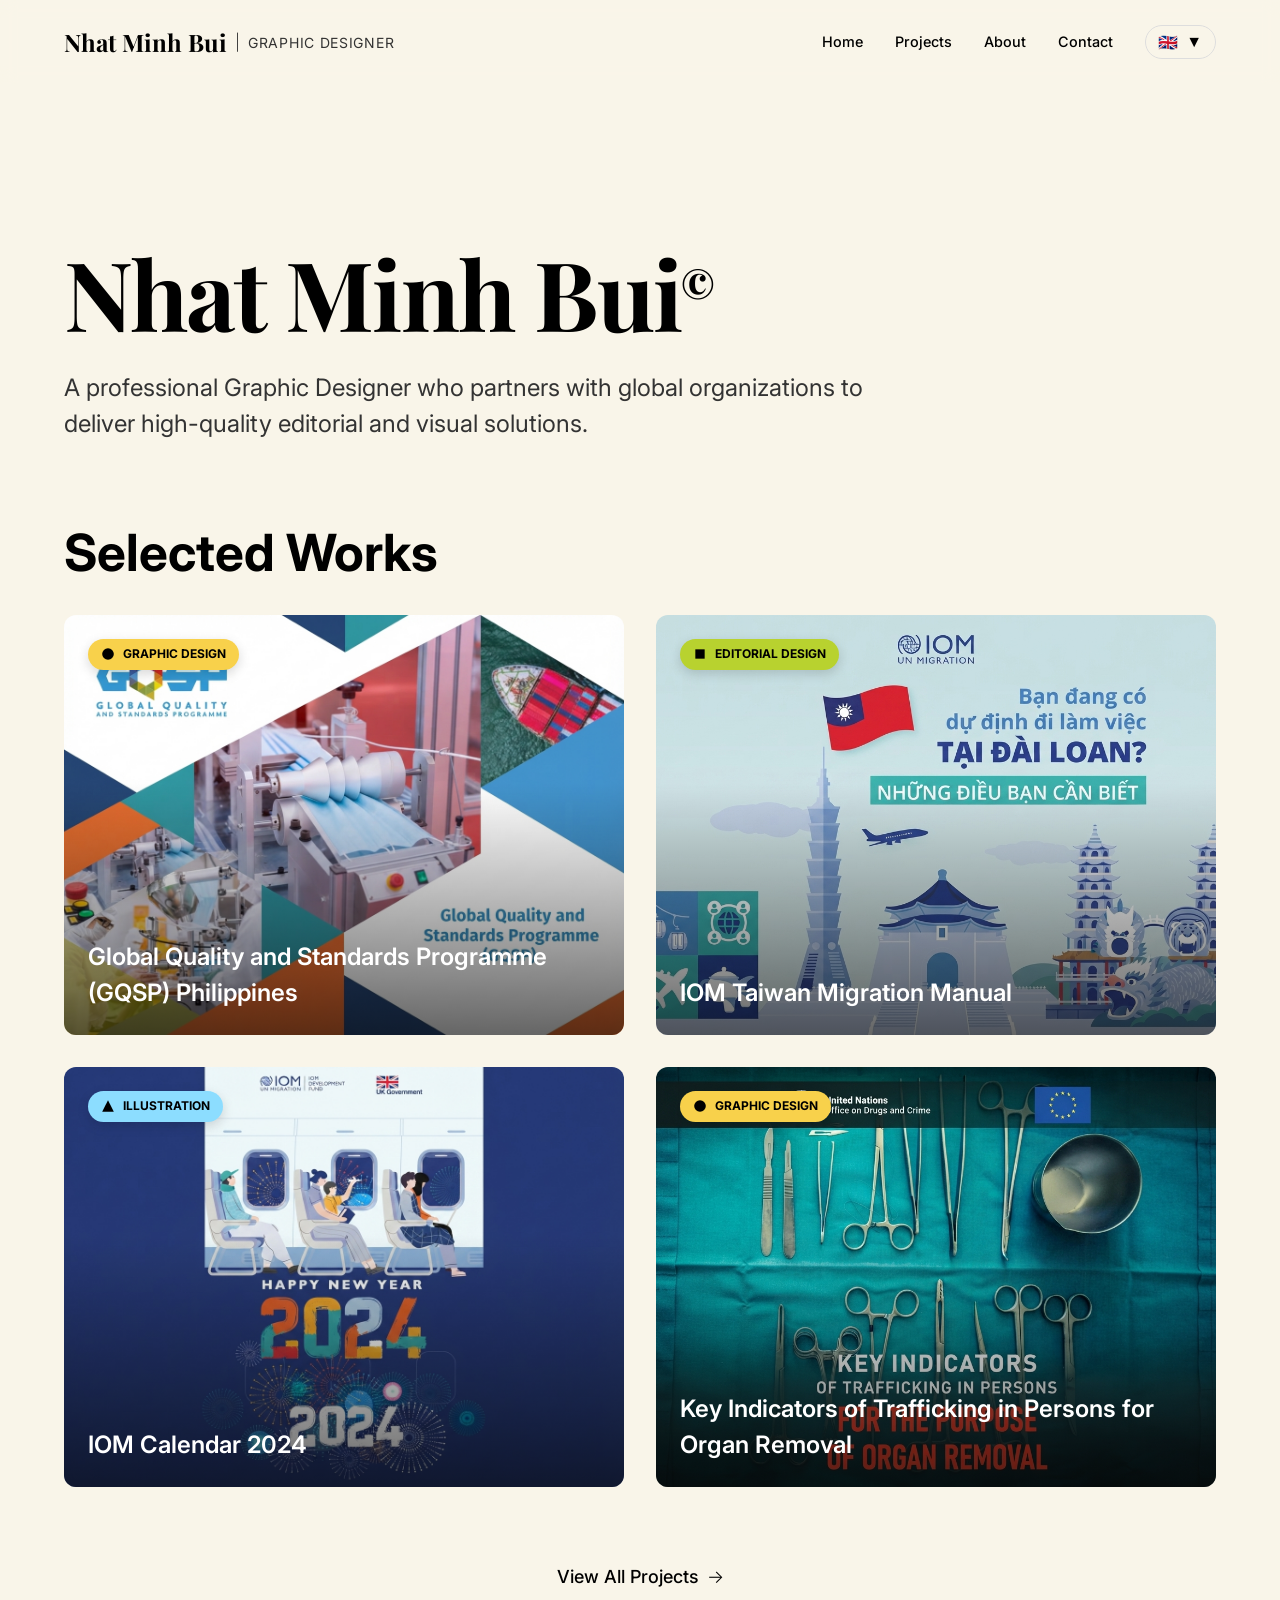
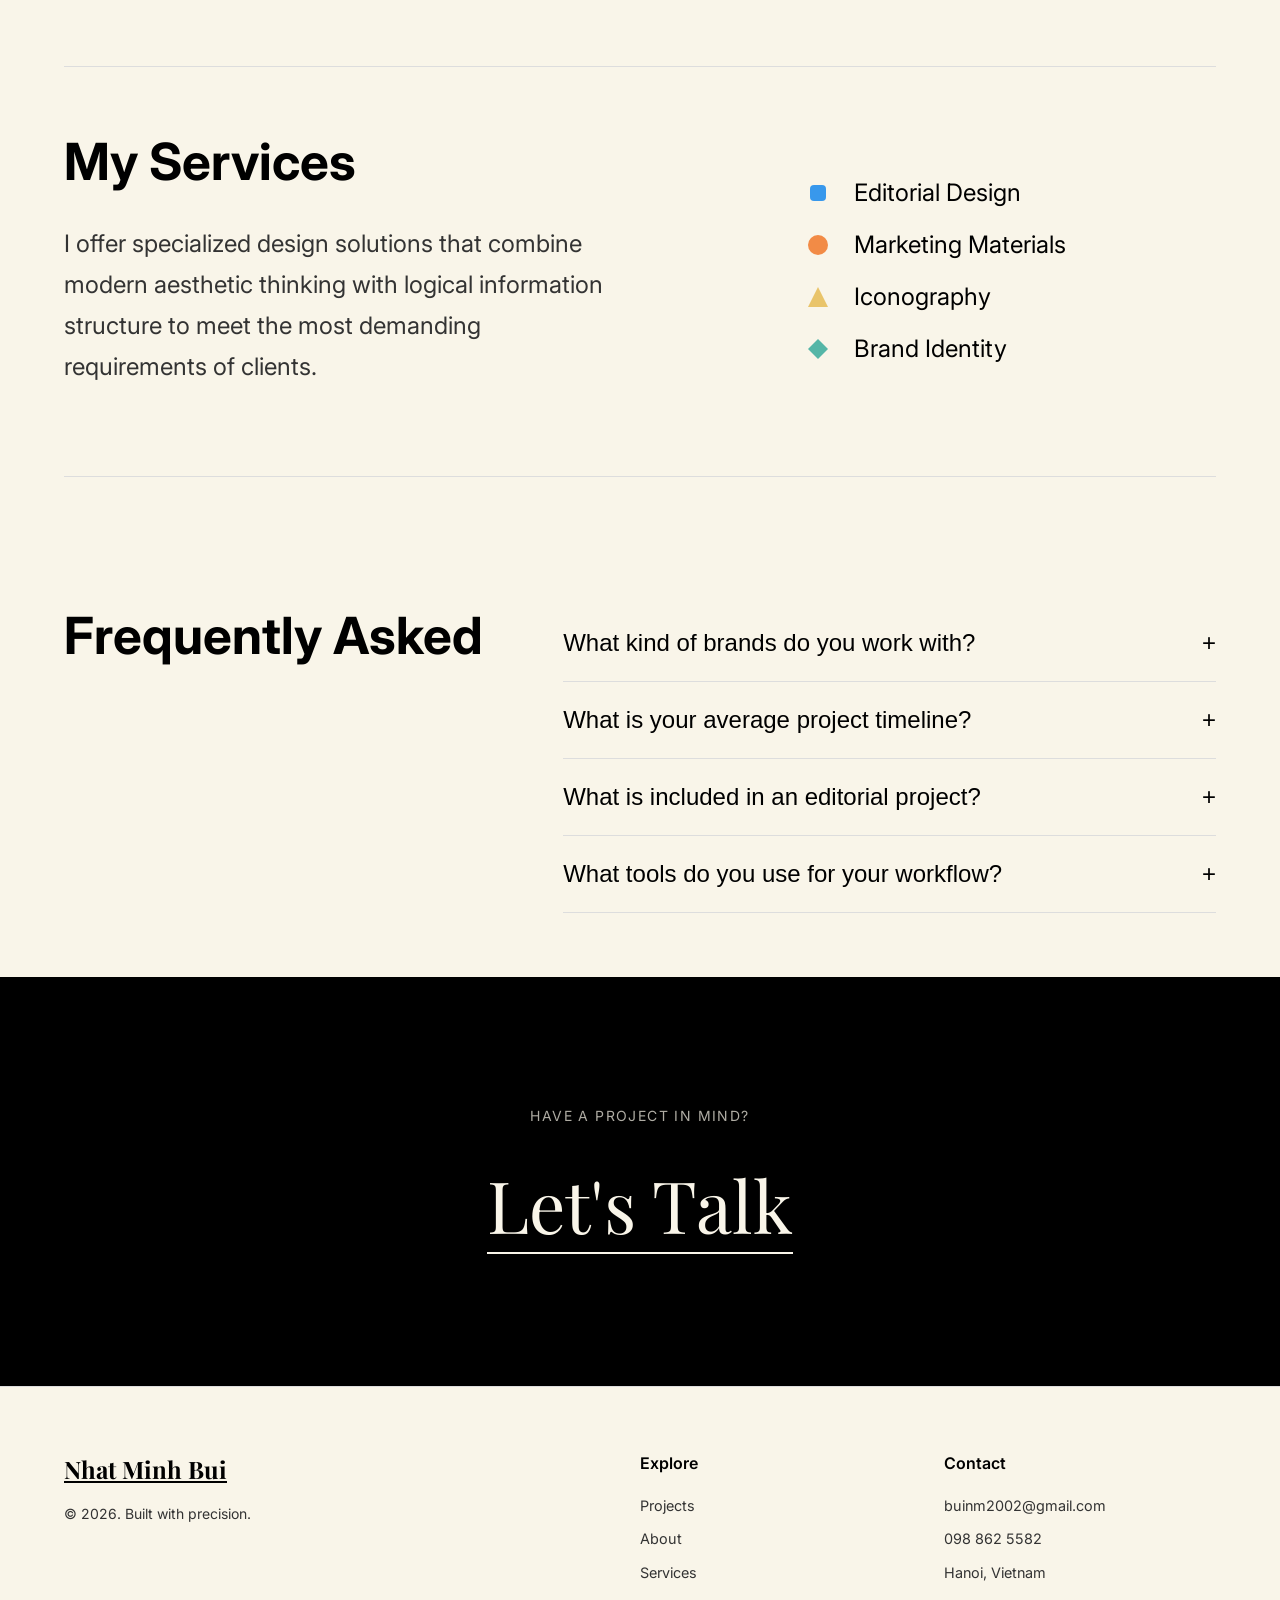
<file: index.html>
<!DOCTYPE html>
<html lang="en">

<head>
    <meta charset="UTF-8">
    <meta name="viewport" content="width=device-width, initial-scale=1.0">
    <title>Nhat Minh Bui | Graphic Designer</title>
    <meta name="description"
        content="Portfolio of Nhat Minh Bui - Professional Graphic Designer specializing in editorial design and brand identity.">
    <link rel="preconnect" href="https://fonts.googleapis.com">
    <link rel="preconnect" href="https://fonts.gstatic.com" crossorigin>
    <link
        href="https://fonts.googleapis.com/css2?family=Inter:wght@400;500;600&family=Playfair+Display:ital,wght@0,400;0,500;0,600;0,700;0,800;1,400&display=swap"
        rel="stylesheet">
    <link rel="stylesheet" href="styles.css">
</head>

<body>
    <!-- Navbar -->
    <nav class="navbar">
        <div class="nav-container">
            <a href="index.html" class="logo">
                <span class="logo-name">Nhat Minh Bui</span>
                <span class="logo-divider">|</span>
                <span class="logo-role">Graphic Designer</span>
            </a>
            <div class="nav-links">
                <a href="index.html" data-i18n="nav_home">Home</a>
                <a href="projects.html" data-i18n="nav_projects">Projects</a>
                <a href="about.html" data-i18n="nav_about">About</a>
                <a href="contact.html" data-i18n="nav_contact">Contact</a>
                <div class="lang-dropdown-wrapper">
                    <button class="lang-dropdown-btn">
                        <span class="current-flag">🇬🇧</span> <span class="chevron">▼</span>
                    </button>
                    <div class="lang-dropdown-menu">
                        <a href="#" class="lang-option active" data-lang="en">
                            <span class="flag">🇬🇧</span> <span class="lang-name">ENGLISH</span> <span
                                class="check">✔</span>
                        </a>
                        <a href="#" class="lang-option" data-lang="vi">
                            <span class="flag">🇻🇳</span> <span class="lang-name">TIẾNG VIỆT</span> <span
                                class="check">✔</span>
                        </a>
                    </div>
                </div>
            </div>
            <button class="menu-toggle" aria-label="Toggle menu">
                Menu
            </button>
        </div>
    </nav>

    <!-- Mobile Menu -->
    <div class="mobile-menu">
        <button class="close-menu">Close</button>
        <a href="index.html" class="mobile-link" data-i18n="nav_home">Home</a>
        <a href="projects.html" class="mobile-link" data-i18n="nav_projects">Projects</a>
        <a href="about.html" class="mobile-link" data-i18n="nav_about">About</a>
        <a href="contact.html" class="mobile-link" data-i18n="nav_contact">Contact</a>
        <div class="lang-dropdown-wrapper" style="margin: 1rem 0;">
            <button class="lang-dropdown-btn">
                <span class="current-flag">🇬🇧</span> <span class="chevron">▼</span>
            </button>
            <div class="lang-dropdown-menu">
                <a href="#" class="lang-option active" data-lang="en">
                    <span class="flag">🇬🇧</span> <span class="lang-name">ENGLISH</span> <span class="check">✔</span>
                </a>
                <a href="#" class="lang-option" data-lang="vi">
                    <span class="flag">🇻🇳</span> <span class="lang-name">TIẾNG VIỆT</span> <span
                        class="check">✔</span>
                </a>
            </div>
        </div>
    </div>

    <!-- Hero Section -->
    <header class="hero-section">
        <div class="container">
            <div class="hero-content reveal">
                <h1 class="hero-title"><span data-i18n="hero_title">Nhat Minh Bui</span><sup class="tm-symbol">©</sup>
                </h1>
                <p class="hero-subtitle" data-i18n="hero_subtitle">A professional <span class="outline-text">Graphic
                        Designer</span> who partners with global organizations to deliver high-quality editorial and
                    visual solutions.</p>
            </div>
        </div>
    </header>

    <!-- Projects Section -->
    <section id="projects" class="projects-section">
        <div class="container">
            <div class="text-box">
                <h2 class="heading h1 section-heading" data-i18n="projects_title">Selected Works</h2>
            </div>
            <div class="projects-grid">

                <!-- GQSP Brochure (Branding) -->
                <div class="project-card reveal" style="--tag-color: hsla(46.47, 92.51%, 63.33%, 1.00);">
                    <a href="project-gqsp.html" class="project-link-div">
                        <img src="assets/gqsp_cover.jpg" alt="GQSP Philippines" class="cover-image skeleton-bg" loading="lazy">
                        <div class="project-thumbnail-gradient"></div>
                        <div class="project-thumbnail-title">
                            <h2 data-i18n="proj_gqsp_title">GQSP Philippines</h2>
                        </div>
                    </a>
                    <a href="projects.html#graphic-design" class="thumbnail-project-tag-link">
                        <img src="data:image/svg+xml;utf8,<svg xmlns='http://www.w3.org/2000/svg' viewBox='0 0 24 24'><circle cx='12' cy='12' r='10' fill='%23000'/></svg>"
                            alt="Graphic Design">
                        <div data-i18n="tag_graphic_design">Graphic Design</div>
                    </a>
                </div>

                <!-- IOM Migration Manual (Editorial) -->
                <div class="project-card reveal" style="--tag-color: hsla(69.57, 64.43%, 50.39%, 1.00);">
                    <a href="project-iom-sotay.html" class="project-link-div">
                        <img src="assets/iom_taiwan_cover.jpg" alt="IOM Migration Manual"
                            class="cover-image skeleton-bg" loading="lazy">
                        <div class="project-thumbnail-gradient"></div>
                        <div class="project-thumbnail-title">
                            <h2 data-i18n="proj_iom_man_title">IOM Migration Manual</h2>
                        </div>
                    </a>
                    <a href="projects.html#editorial" class="thumbnail-project-tag-link">
                        <img src="data:image/svg+xml;utf8,<svg xmlns='http://www.w3.org/2000/svg' viewBox='0 0 24 24'><rect x='4' y='4' width='16' height='16' fill='%23000'/></svg>"
                            alt="Editorial">
                        <div data-i18n="tag_editorial">Editorial Design</div>
                    </a>
                </div>

                <!-- IOM Calendar (Art Direction) -->
                <div class="project-card reveal" style="--tag-color: hsla(197.73, 100%, 77.45%, 1.00);">
                    <a href="project-iom-calendar.html" class="project-link-div">
                        <img src="assets/iom_calendar_cover.jpg" alt="IOM Calendar 2024"
                            class="cover-image skeleton-bg" loading="lazy">
                        <div class="project-thumbnail-gradient"></div>
                        <div class="project-thumbnail-title">
                            <h2 data-i18n="proj_iom_cal_title">IOM Calendar 2024</h2>
                        </div>
                    </a>
                    <a href="projects.html#illustration" class="thumbnail-project-tag-link">
                        <img src="data:image/svg+xml;utf8,<svg xmlns='http://www.w3.org/2000/svg' viewBox='0 0 24 24'><polygon points='12,2 22,22 2,22' fill='%23000'/></svg>"
                            alt="Illustration">
                        <div data-i18n="tag_illustration">Illustration</div>
                    </a>
                </div>

                <!-- UNODC Trafficking Indicators -->
                <div class="project-card reveal" style="--tag-color: hsla(46.47, 92.51%, 63.33%, 1.00);">
                    <a href="project-unodc.html" class="project-link-div">
                        <img src="assets/unodc_trafficking_cover.jpg" alt="UNODC Trafficking Indicators"
                            class="cover-image skeleton-bg" loading="lazy">
                        <div class="project-thumbnail-gradient"></div>
                        <div class="project-thumbnail-title">
                            <h2 data-i18n="proj_unodc_title">Key Indicators of Trafficking in Persons for Organ Removal
                            </h2>
                        </div>
                    </a>
                    <a href="projects.html#graphic-design" class="thumbnail-project-tag-link">
                        <img src="data:image/svg+xml;utf8,<svg xmlns='http://www.w3.org/2000/svg' viewBox='0 0 24 24'><circle cx='12' cy='12' r='10' fill='%23000'/></svg>"
                            alt="Graphic Design">
                        <div data-i18n="tag_graphic_design">Graphic Design</div>
                    </a>
                </div>
            </div>

            <div class="view-all-wrapper reveal">
                <a href="projects.html" class="view-all-link">
                    <span data-i18n="projects_view_all">View All Projects</span>
                    <span style="font-weight: 300;">&rarr;</span>
                </a>
            </div>
        </div>
    </section>

    <!-- Divider -->
    <div class="container">
        <div class="line-divider"></div>
    </div>

    <!-- Services & FAQ Section -->
    <section id="services" class="section">
        <div class="container">
            <!-- Services Grid -->
            <div class="services-wrapper">
                <div class="reveal">
                    <h2 class="section-heading" data-i18n="services_heading">My Services</h2>
                    <p class="body-text" data-i18n="services_p" style="line-height: 1.7; margin-top: 1rem">Neque porro
                        quisquam est, qui dolorem ipsum quia dolor sit amet, consectetur, adipisci velit, sed quia non
                        numquam eius modi tempora incidunt ut labore et dolore magnam aliquam quaerat voluptatem.</p>
                </div>
                <div class="services-list-grid reveal">
                    <!-- Srv 1 -->
                    <div class="service-item-koto">
                        <img src="data:image/svg+xml;utf8,<svg xmlns='http://www.w3.org/2000/svg' viewBox='0 0 24 24'><rect x='4' y='4' width='16' height='16' rx='4' fill='%233898EC'/></svg>"
                            class="service-icon-svg" alt="icon">
                        <div data-i18n="srv_1">Editorial Design</div>
                    </div>
                    <!-- Srv 2 -->
                    <div class="service-item-koto">
                        <img src="data:image/svg+xml;utf8,<svg xmlns='http://www.w3.org/2000/svg' viewBox='0 0 24 24'><circle cx='12' cy='12' r='10' fill='%23F28B46'/></svg>"
                            class="service-icon-svg" alt="icon">
                        <div data-i18n="srv_2">Marketing Materials</div>
                    </div>
                    <!-- Srv 3 -->
                    <div class="service-item-koto">
                        <img src="data:image/svg+xml;utf8,<svg xmlns='http://www.w3.org/2000/svg' viewBox='0 0 24 24'><polygon points='12,2 22,22 2,22' fill='%23E9C46A'/></svg>"
                            class="service-icon-svg" alt="icon">
                        <div data-i18n="srv_3">Iconography</div>
                    </div>
                    <!-- Srv 4 -->
                    <div class="service-item-koto">
                        <img src="data:image/svg+xml;utf8,<svg xmlns='http://www.w3.org/2000/svg' viewBox='0 0 24 24'><path d='M12 2 L22 12 L12 22 L2 12 Z' fill='%2355B6A7'/></svg>"
                            class="service-icon-svg" alt="icon">
                        <div data-i18n="srv_4">Brand Identity</div>
                    </div>
                </div>
            </div>

            <div class="spacer _32" style="margin: 4rem 0; border-bottom: 1px solid var(--border-color);"></div>

            <!-- FAQ Accordion -->
            <div class="faq-wrapper">
                <div class="reveal">
                    <h2 class="section-heading" data-i18n="faq_heading">Frequently Asked</h2>
                </div>
                <div class="faq-list reveal">
                    <div class="faq-item">
                        <button class="faq-question">
                            <span data-i18n="faq_1_q">What kind of brands do you work with?</span>
                            <span class="faq-icon">+</span>
                        </button>
                        <div class="faq-answer">
                            <p data-i18n="faq_1_a">I collaborate primarily with global organizations, NGOs, and medium
                                to large enterprises looking to elevate their visual communication.</p>
                        </div>
                    </div>
                    <div class="faq-item">
                        <button class="faq-question">
                            <span data-i18n="faq_2_q">What is your average project timeline?</span>
                            <span class="faq-icon">+</span>
                        </button>
                        <div class="faq-answer">
                            <p data-i18n="faq_2_a">Most editorial and branding projects take between 3 to 6 weeks,
                                depending on the complexity and scope of the deliverables.</p>
                        </div>
                    </div>
                    <div class="faq-item">
                        <button class="faq-question">
                            <span data-i18n="faq_3_q">What is included in an editorial project?</span>
                            <span class="faq-icon">+</span>
                        </button>
                        <div class="faq-answer">
                            <p data-i18n="faq_3_a">It typically includes layout strategy, custom iconography, typography
                                selection, data visualization, and print-ready deliverables.</p>
                        </div>
                    </div>
                    <div class="faq-item">
                        <button class="faq-question">
                            <span data-i18n="faq_4_q">What tools do you use for your workflow?</span>
                            <span class="faq-icon">+</span>
                        </button>
                        <div class="faq-answer">
                            <p data-i18n="faq_4_a">I rely on the Adobe Creative Suite—primarily InDesign for layout,
                                Illustrator for vector graphics, and Photoshop for image manipulation.</p>
                        </div>
                    </div>
                </div>
            </div>
        </div>
    </section>

    <!-- Contact CTA Section -->
    <section class="contact-cta-section">
        <div class="container">
            <div class="cta-content reveal">
                <div class="cta-tag" data-i18n="cta_tag">HAVE A PROJECT IN MIND?</div>
                <a href="contact.html" class="cta-link" data-i18n="cta_link">Let's Talk</a>
            </div>
        </div>
    </section>

    <!-- Footer -->
    <footer class="footer">
        <div class="container">
            <div class="footer-grid">
                <div class="footer-brand">
                    <a href="index.html" class="logo-name">Nhat Minh Bui</a>
                    <p class="body-text small-text" data-i18n="footer_brand">© 2026. Built with precision.</p>
                </div>
                <div class="footer-links-group">
                    <div class="footer-title" data-i18n="footer_explore">Explore</div>
                    <a href="projects.html" class="footer-link" data-i18n="nav_projects">Projects</a>
                    <a href="about.html" class="footer-link" data-i18n="nav_about">About</a>
                    <a href="index.html#services" class="footer-link" data-i18n="nav_services">Services</a>
                </div>
                <div class="footer-links-group">
                    <div class="footer-title" data-i18n="footer_contact">Contact</div>
                    <a href="mailto:buinm2002@gmail.com" class="footer-link">buinm2002@gmail.com</a>
                    <a href="tel:0988625582" class="footer-link">098 862 5582</a>
                    <p class="footer-link-text">Hanoi, Vietnam</p>
                </div>
            </div>
        </div>
    </footer>

    <script src="script.js"></script>
    <script src="i18n.js"></script>
</body>

</html>
</file>
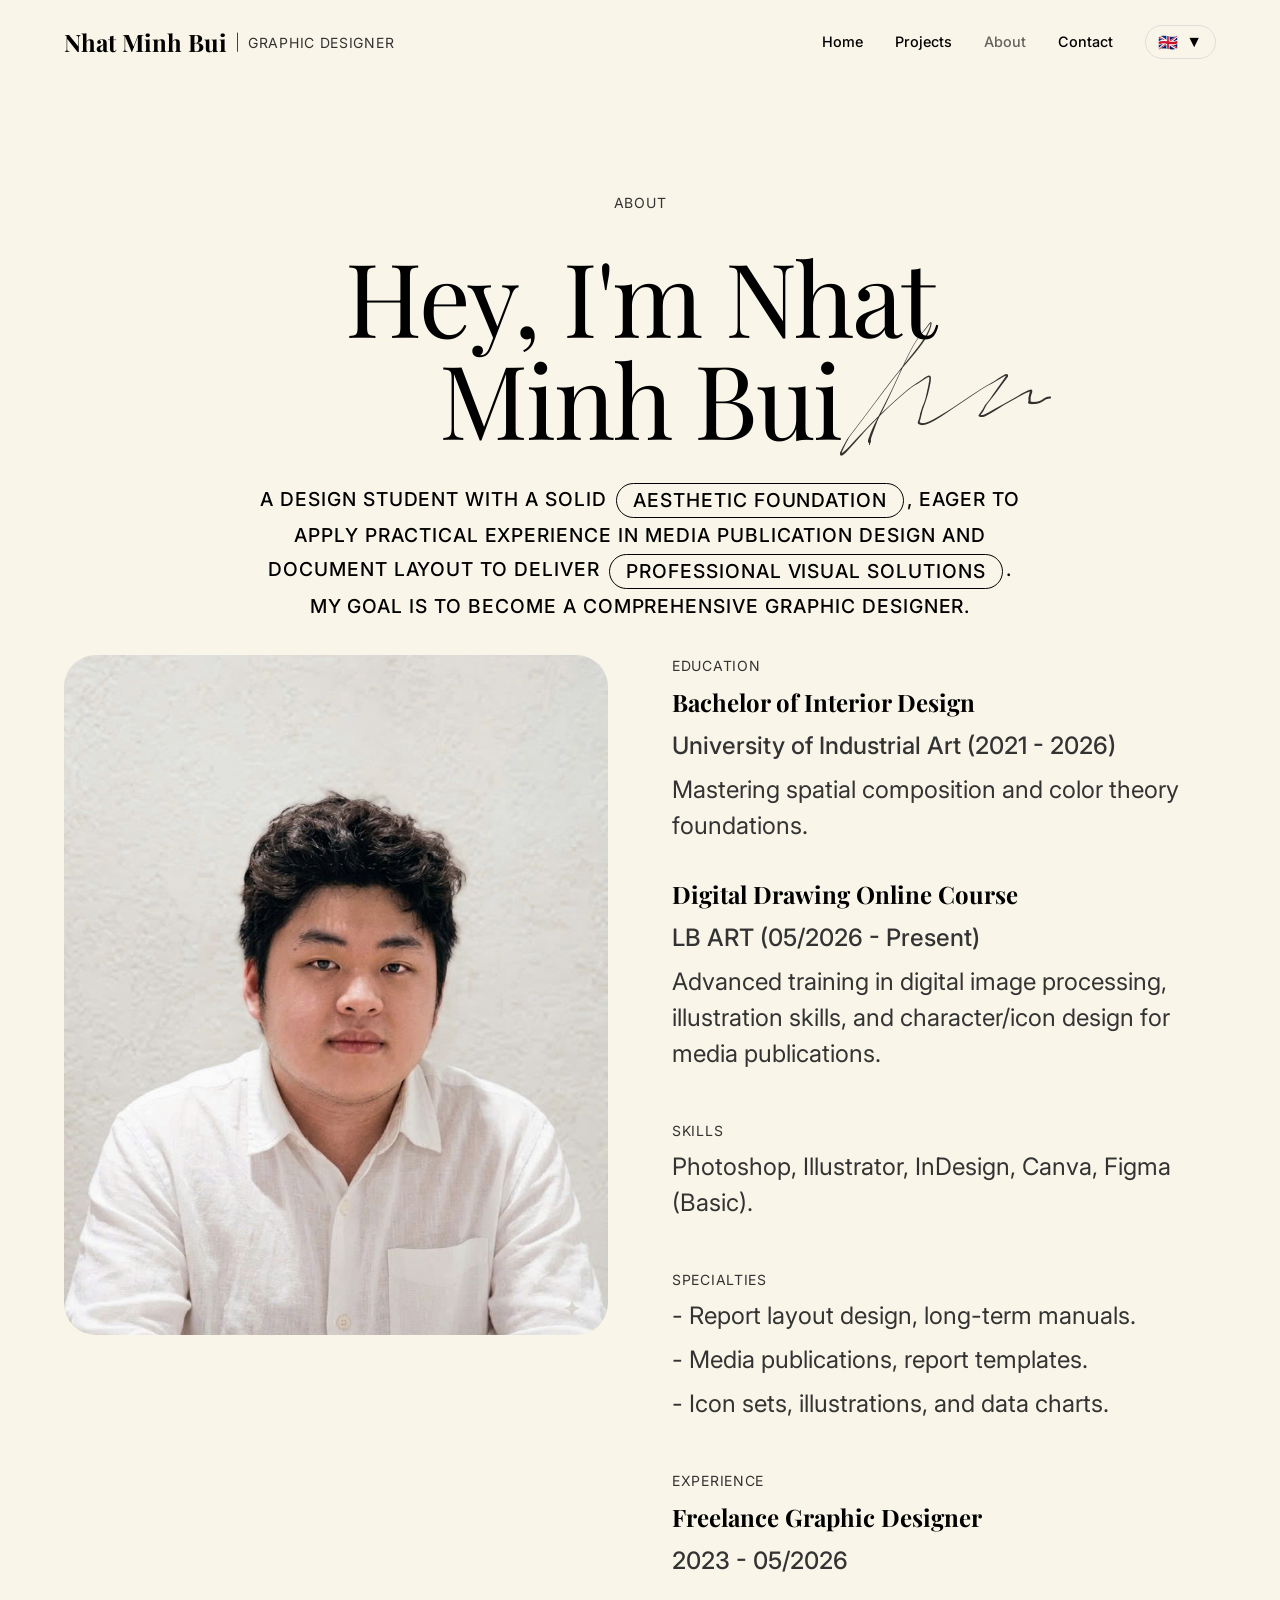
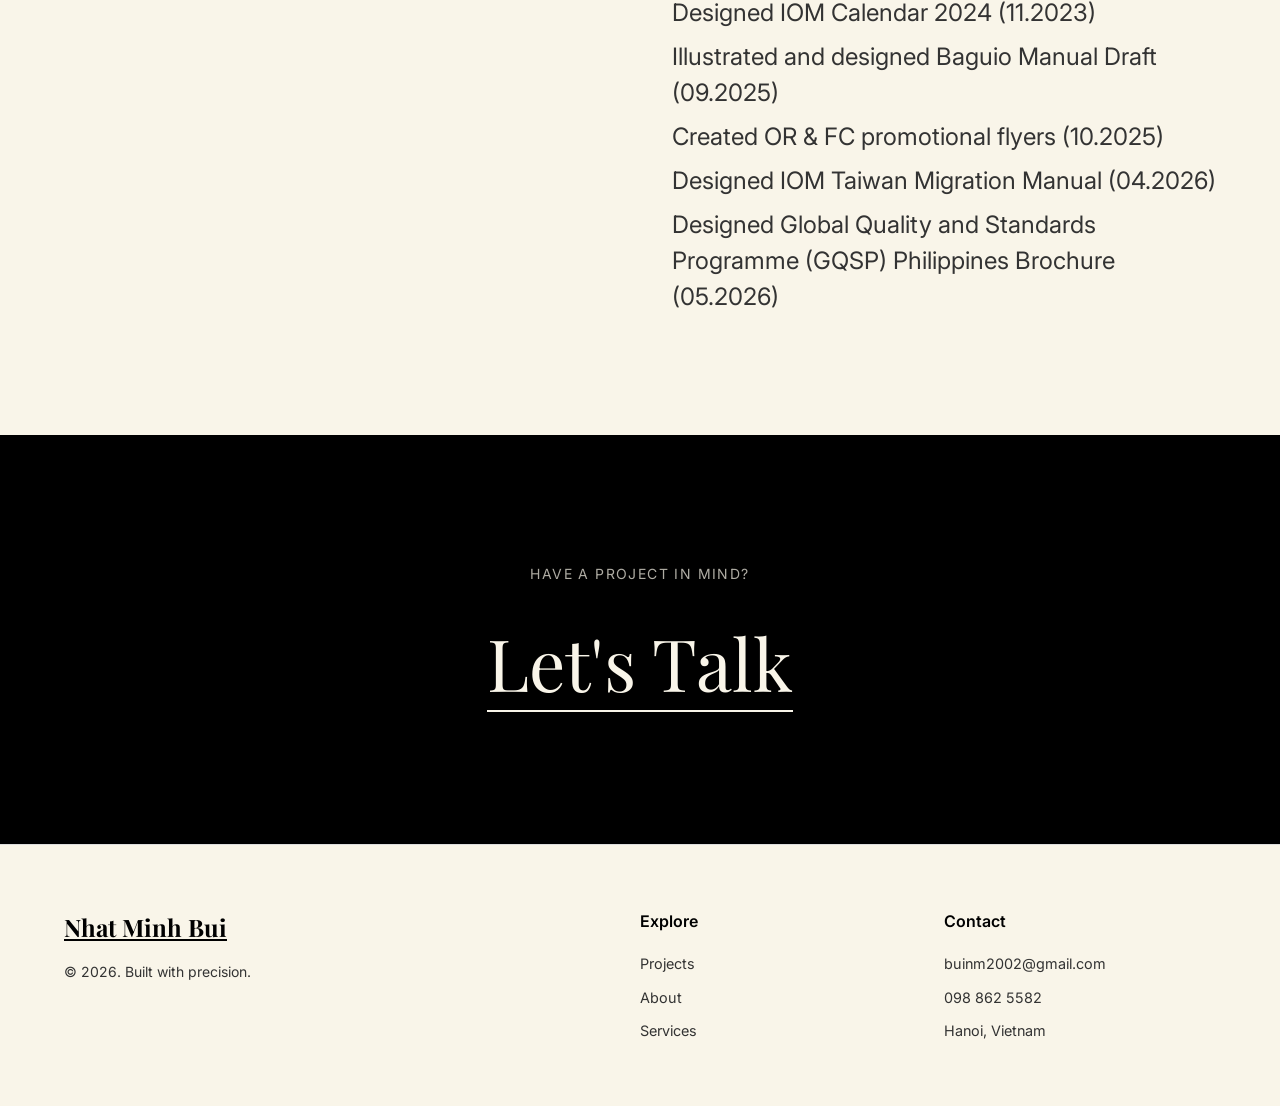
<file: about.html>
<!DOCTYPE html>
<html lang="en">

<head>
    <meta charset="UTF-8">
    <meta name="viewport" content="width=device-width, initial-scale=1.0">
    <title>About | Nhat Minh Bui</title>
    <link rel="preconnect" href="https://fonts.googleapis.com">
    <link rel="preconnect" href="https://fonts.gstatic.com" crossorigin>
    <link
        href="https://fonts.googleapis.com/css2?family=Inter:wght@400;500;600&family=Playfair+Display:ital,wght@0,400;0,500;0,600;0,700;0,800;1,400&display=swap"
        rel="stylesheet">
    <link rel="stylesheet" href="styles.css">
</head>

<body>
    <!-- Navbar -->
    <nav class="navbar">
        <div class="nav-container">
            <a href="index.html" class="logo">
                <span class="logo-name">Nhat Minh Bui</span>
                <span class="logo-divider">|</span>
                <span class="logo-role">Graphic Designer</span>
            </a>
            <div class="nav-links">
                <a href="index.html" data-i18n="nav_home">Home</a>
                <a href="projects.html" data-i18n="nav_projects">Projects</a>
                <a href="about.html" data-i18n="nav_about" style="opacity: 0.6;">About</a>
                <a href="contact.html" data-i18n="nav_contact">Contact</a>
                <div class="lang-dropdown-wrapper">
                    <button class="lang-dropdown-btn">
                        <span class="current-flag">🇬🇧</span> <span class="chevron">▼</span>
                    </button>
                    <div class="lang-dropdown-menu">
                        <a href="#" class="lang-option active" data-lang="en">
                            <span class="flag">🇬🇧</span> <span class="lang-name">ENGLISH</span> <span
                                class="check">✔</span>
                        </a>
                        <a href="#" class="lang-option" data-lang="vi">
                            <span class="flag">🇻🇳</span> <span class="lang-name">TIẾNG VIỆT</span> <span
                                class="check">✔</span>
                        </a>
                    </div>
                </div>
            </div>
            <button class="menu-toggle" aria-label="Toggle menu">Menu</button>
        </div>
    </nav>

    <!-- Mobile Menu -->
    <div class="mobile-menu">
        <button class="close-menu">Close</button>
        <a href="index.html" class="mobile-link" data-i18n="nav_home">Home</a>
        <a href="projects.html" class="mobile-link" data-i18n="nav_projects">Projects</a>
        <a href="about.html" class="mobile-link" data-i18n="nav_about">About</a>
        <a href="contact.html" class="mobile-link" data-i18n="nav_contact">Contact</a>
        <div class="lang-dropdown-wrapper" style="margin: 1rem 0;">
            <button class="lang-dropdown-btn">
                <span class="current-flag">🇬🇧</span> <span class="chevron">▼</span>
            </button>
            <div class="lang-dropdown-menu">
                <a href="#" class="lang-option active" data-lang="en">
                    <span class="flag">🇬🇧</span> <span class="lang-name">ENGLISH</span> <span class="check">✔</span>
                </a>
                <a href="#" class="lang-option" data-lang="vi">
                    <span class="flag">🇻🇳</span> <span class="lang-name">TIẾNG VIỆT</span> <span
                        class="check">✔</span>
                </a>
            </div>
        </div>
    </div>

    <div class="page-wrapper">
        <div class="section page-hero">
            <div class="container" style="text-align: center; max-width: 900px;">
                <div class="text-overline" data-i18n="nav_about" style="margin-bottom: 2rem;">About Me</div>
                <div class="about-hero-title-wrapper">
                    <h1 data-i18n="about_title">Hey, I'm Nhat Minh Bui</h1>
                    <img src="assets/signature.png" class="about-signature" alt="Signature">
                </div>
                <p class="about-caps-text" data-i18n="about_subtitle_html">
                    I'M A GRAPHIC DESIGNER, EDITORIAL SPECIALIST, AND BRAND STRATEGIST BASED IN HANOI. I'M <span class="pill-badge">AWARD WINNING</span> AND WORK WITH A VARIETY OF GLOBAL ORGANIZATIONS FROM <svg class="icon-inline" viewBox="0 0 24 24" fill="none" stroke="currentColor" stroke-width="1.5" stroke-linecap="round" stroke-linejoin="round"><circle cx="12" cy="12" r="10"></circle><path d="M12 2a15.3 15.3 0 0 1 4 10 15.3 15.3 0 0 1-4 10 15.3 15.3 0 0 1-4-10 15.3 15.3 0 0 1 4-10z"></path><path d="M2 12h20"></path></svg> AROUND THE WORLD TO DELIVER HIGHLY PROFESSIONAL VISUAL SOLUTIONS.
                </p>
            </div>
        </div>

        <div class="section" style="padding-bottom: 6rem;">
            <div class="container">
                <div class="w-layout-grid split-grid" style="gap: 4rem;">
                    <div class="grid-block reveal">
                        <img src="assets/gd_profile_pic.jpg"
                            style="width: 100%; height: auto; object-fit: cover; aspect-ratio: 4/5; border-radius: 2rem;"
                            alt="Nhat Minh Bui Profile" loading="lazy">
                    </div>
                    <div class="grid-block reveal">
                        <!-- Education -->
                        <div class="text-overline" data-i18n="cv_edu">Education</div>
                        <h2 class="paragraph large no-margin" data-i18n="cv_edu_deg_1"
                            style="font-family: var(--font-serif); font-size: 1.5rem; margin-bottom: 0.5rem;">Bachelor
                            of Interior Design</h2>
                        <p class="body-text" style="font-weight: 500; margin-bottom: 0.5rem;" data-i18n="cv_edu_uni_1">
                            University of Industrial Art (2021 - 2026)</p>
                        <p class="body-text" data-i18n="cv_edu_desc_1">Mastering spatial composition and color theory
                            foundations.</p>

                        <div class="spacer _32" style="margin-top: 2rem;"></div>

                        <h2 class="paragraph large no-margin" data-i18n="cv_edu_deg_2"
                            style="font-family: var(--font-serif); font-size: 1.5rem; margin-bottom: 0.5rem;">Digital
                            Drawing Online Course</h2>
                        <p class="body-text" style="font-weight: 500; margin-bottom: 0.5rem;" data-i18n="cv_edu_uni_2">
                            LB ART (05/2026 - Present)</p>
                        <p class="body-text" data-i18n="cv_edu_desc_2">Advanced training in digital image processing,
                            illustration skills, and character/icon design for media publications.</p>

                        <div class="spacer _32" style="margin-top: 3rem;"></div>

                        <!-- Skills -->
                        <div class="text-overline" data-i18n="cv_skills">Skills</div>
                        <p class="body-text" data-i18n="cv_skills_list">Photoshop, Illustrator, InDesign, Canva.</p>

                        <div class="spacer _32" style="margin-top: 3rem;"></div>

                        <!-- Specialties -->
                        <div class="text-overline" data-i18n="cv_spec">Specialties</div>
                        <ul style="list-style: none; padding: 0;" class="body-text">
                            <li style="margin-bottom: 0.5rem;" data-i18n="cv_spec_1">- Editorial design for reports and
                                manuals.</li>
                            <li style="margin-bottom: 0.5rem;" data-i18n="cv_spec_2">- Marketing collateral and
                                templates.</li>
                            <li style="margin-bottom: 0.5rem;" data-i18n="cv_spec_3">- Iconography and data
                                visualization.</li>
                        </ul>

                        <div class="spacer _32" style="margin-top: 3rem;"></div>

                        <!-- Experience -->
                        <div class="text-overline" data-i18n="cv_exp">Experience</div>
                        <h2 class="paragraph large no-margin" data-i18n="cv_exp_role"
                            style="font-family: var(--font-serif); font-size: 1.5rem; margin-bottom: 0.5rem;">Freelance
                            Graphic Designer</h2>
                        <p class="body-text" style="font-weight: 500; margin-bottom: 1rem;" data-i18n="cv_exp_time">2023
                            - 05/2026</p>
                        <ul style="list-style: none; padding: 0;" class="body-text">
                            <li style="margin-bottom: 0.5rem;" data-i18n="cv_exp_1">- Designed IOM Calendar 2024</li>
                            <li style="margin-bottom: 0.5rem;" data-i18n="cv_exp_2">- Illustrated and designed Baguio
                                Manual Draft</li>
                            <li style="margin-bottom: 0.5rem;" data-i18n="cv_exp_3">- Created OR & FC promotional flyers
                            </li>
                            <li style="margin-bottom: 0.5rem;" data-i18n="cv_exp_4">- Designed IOM Taiwan Migration
                                Manual</li>
                            <li style="margin-bottom: 0.5rem;" data-i18n="cv_exp_5">- Designed Global Quality and
                                Standards Programme
                                (GQSP)Philippines Brochure
                            </li>
                        </ul>
                    </div>
                </div>
            </div>
        </div>
    </div>

    <!-- Contact CTA Section -->
    <section class="contact-cta-section">
        <div class="container">
            <div class="cta-content reveal">
                <div class="cta-tag" data-i18n="cta_tag">HAVE A PROJECT IN MIND?</div>
                <a href="contact.html" class="cta-link" data-i18n="cta_link">Let's Talk</a>
            </div>
        </div>
    </section>

    <!-- Footer -->
    <footer class="footer">
        <div class="container">
            <div class="footer-grid">
                <div class="footer-brand">
                    <a href="index.html" class="logo-name">Nhat Minh Bui</a>
                    <p class="body-text small-text" data-i18n="footer_brand">© 2026. Built with precision.</p>
                </div>
                <div class="footer-links-group">
                    <div class="footer-title" data-i18n="footer_explore">Explore</div>
                    <a href="projects.html" class="footer-link" data-i18n="nav_projects">Projects</a>
                    <a href="about.html" class="footer-link" data-i18n="nav_about">About</a>
                    <a href="index.html#services" class="footer-link" data-i18n="nav_services">Services</a>
                </div>
                <div class="footer-links-group">
                    <div class="footer-title" data-i18n="footer_contact">Contact</div>
                    <a href="mailto:buinm2002@gmail.com" class="footer-link">buinm2002@gmail.com</a>
                    <a href="tel:0988625582" class="footer-link">098 862 5582</a>
                    <p class="footer-link-text">Hanoi, Vietnam</p>
                </div>
            </div>
        </div>
    </footer>

    <script src="script.js"></script>
    <script src="i18n.js"></script>
</body>

</html>
</file>
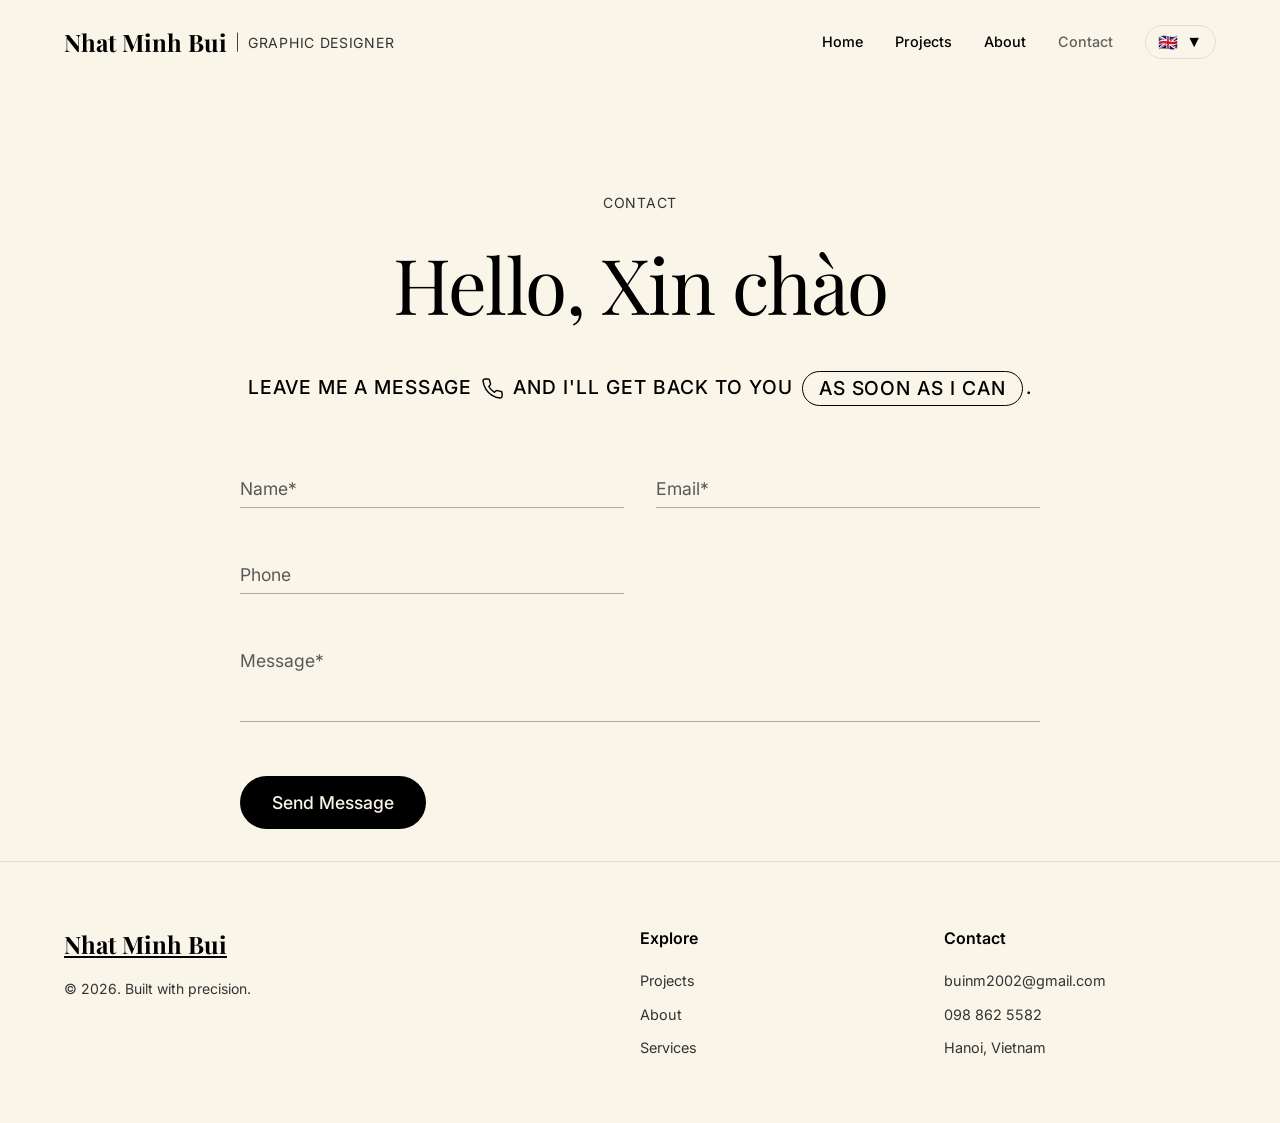
<file: contact.html>
<!DOCTYPE html>
<html lang="en">

<head>
    <meta charset="UTF-8">
    <meta name="viewport" content="width=device-width, initial-scale=1.0">
    <title>Contact | Nhat Minh Bui</title>
    <link rel="preconnect" href="https://fonts.googleapis.com">
    <link rel="preconnect" href="https://fonts.gstatic.com" crossorigin>
    <link
        href="https://fonts.googleapis.com/css2?family=Inter:wght@400;500;600&family=Playfair+Display:ital,wght@0,400;0,500;0,600;0,700;0,800;1,400&display=swap"
        rel="stylesheet">
    <link rel="stylesheet" href="styles.css">
</head>

<body>
    <!-- Navbar -->
    <nav class="navbar">
        <div class="nav-container">
            <a href="index.html" class="logo">
                <span class="logo-name">Nhat Minh Bui</span>
                <span class="logo-divider">|</span>
                <span class="logo-role">Graphic Designer</span>
            </a>
            <div class="nav-links">
                <a href="index.html" data-i18n="nav_home">Home</a>
                <a href="projects.html" data-i18n="nav_projects">Projects</a>
                <a href="about.html" data-i18n="nav_about">About</a>
                <a href="contact.html" data-i18n="nav_contact" style="opacity: 0.6;">Contact</a>
                <div class="lang-dropdown-wrapper">
                    <button class="lang-dropdown-btn">
                        <span class="current-flag">🇬🇧</span> <span class="chevron">▼</span>
                    </button>
                    <div class="lang-dropdown-menu">
                        <a href="#" class="lang-option active" data-lang="en">
                            <span class="flag">🇬🇧</span> <span class="lang-name">ENGLISH</span> <span
                                class="check">✔</span>
                        </a>
                        <a href="#" class="lang-option" data-lang="vi">
                            <span class="flag">🇻🇳</span> <span class="lang-name">TIẾNG VIỆT</span> <span
                                class="check">✔</span>
                        </a>
                    </div>
                </div>
            </div>
            <button class="menu-toggle" aria-label="Toggle menu">Menu</button>
        </div>
    </nav>

    <!-- Mobile Menu -->
    <div class="mobile-menu">
        <button class="close-menu">Close</button>
        <a href="index.html" class="mobile-link" data-i18n="nav_home">Home</a>
        <a href="projects.html" class="mobile-link" data-i18n="nav_projects">Projects</a>
        <a href="about.html" class="mobile-link" data-i18n="nav_about">About</a>
        <a href="contact.html" class="mobile-link" data-i18n="nav_contact">Contact</a>
        <div class="lang-dropdown-wrapper" style="margin: 1rem 0;">
            <button class="lang-dropdown-btn">
                <span class="current-flag">🇬🇧</span> <span class="chevron">▼</span>
            </button>
            <div class="lang-dropdown-menu">
                <a href="#" class="lang-option active" data-lang="en">
                    <span class="flag">🇬🇧</span> <span class="lang-name">ENGLISH</span> <span class="check">✔</span>
                </a>
                <a href="#" class="lang-option" data-lang="vi">
                    <span class="flag">🇻🇳</span> <span class="lang-name">TIẾNG VIỆT</span> <span
                        class="check">✔</span>
                </a>
            </div>
        </div>
    </div>

    <div class="page-wrapper">
        <div class="section page-hero">
            <div class="container">
                <div class="contact-hero-wrapper" style="max-width: 800px; margin: 0 auto; text-align: center;">
                    <div class="text-overline" data-i18n="nav_contact" style="margin-bottom: 2rem;">Contact</div>
                    <div class="about-hero-title-wrapper" style="margin-bottom: 3rem;">
                        <h1 class="heading" data-i18n="contact_heading"
                            style="font-family: var(--font-serif); font-size: clamp(3rem, 6vw, 6rem); font-weight: 400; line-height: 1;">
                            Hello, Xin chào</h1>
                    </div>
                    <p class="about-caps-text" data-i18n="contact_desc_html" style="margin-bottom: 4rem;">
                        LEAVE ME A MESSAGE <svg class="icon-inline" viewBox="0 0 24 24" fill="none"
                            stroke="currentColor" stroke-width="1.5" stroke-linecap="round" stroke-linejoin="round">
                            <path
                                d="M22 16.92v3a2 2 0 0 1-2.18 2 19.79 19.79 0 0 1-8.63-3.07 19.5 19.5 0 0 1-6-6 19.79 19.79 0 0 1-3.07-8.67A2 2 0 0 1 4.11 2h3a2 2 0 0 1 2 1.72 12.84 12.84 0 0 0 .7 2.81 2 2 0 0 1-.45 2.11L8.09 9.91a16 16 0 0 0 6 6l1.27-1.27a2 2 0 0 1 2.11-.45 12.84 12.84 0 0 0 2.81.7A2 2 0 0 1 22 16.92z">
                            </path>
                        </svg> AND I'LL GET BACK TO YOU <span class="pill-badge">AS SOON AS I CAN</span>.
                    </p>

                    <form class="minimal-contact-form" style="text-align: left;">
                        <div
                            style="display: grid; grid-template-columns: repeat(auto-fit, minmax(250px, 1fr)); gap: 3rem 2rem; margin-bottom: 3rem;">
                            <div class="minimal-form-group">
                                <input type="text" id="name" name="name" placeholder="Name*" required>
                            </div>
                            <div class="minimal-form-group">
                                <input type="email" id="email" name="email" placeholder="Email*" required>
                            </div>

                            <div class="minimal-form-group">
                                <input type="tel" id="phone" name="phone" placeholder="Phone">
                            </div>
                        </div>
                        <div class="minimal-form-group" style="margin-bottom: 3rem;">
                            <textarea id="message" name="message" placeholder="Message*" rows="3" required></textarea>
                        </div>
                        <button type="submit" class="pill-submit-btn" data-i18n="lbl_send_msg">Send Message</button>
                    </form>
                </div>
            </div>
        </div>
    </div>

    <!-- Footer -->
    <footer class="footer">
        <div class="container">
            <div class="footer-grid">
                <div class="footer-brand">
                    <a href="index.html" class="logo-name">Nhat Minh Bui</a>
                    <p class="body-text small-text" data-i18n="footer_brand">© 2026. Built with precision.</p>
                </div>
                <div class="footer-links-group">
                    <div class="footer-title" data-i18n="footer_explore">Explore</div>
                    <a href="projects.html" class="footer-link" data-i18n="nav_projects">Projects</a>
                    <a href="about.html" class="footer-link" data-i18n="nav_about">About</a>
                    <a href="index.html#services" class="footer-link" data-i18n="nav_services">Services</a>
                </div>
                <div class="footer-links-group">
                    <div class="footer-title" data-i18n="footer_contact">Contact</div>
                    <a href="mailto:buinm2002@gmail.com" class="footer-link">buinm2002@gmail.com</a>
                    <a href="tel:0988625582" class="footer-link">098 862 5582</a>
                    <p class="footer-link-text">Hanoi, Vietnam</p>
                </div>
            </div>
        </div>
    </footer>

    <script src="script.js"></script>
    <script src="i18n.js"></script>
</body>

</html>
</file>
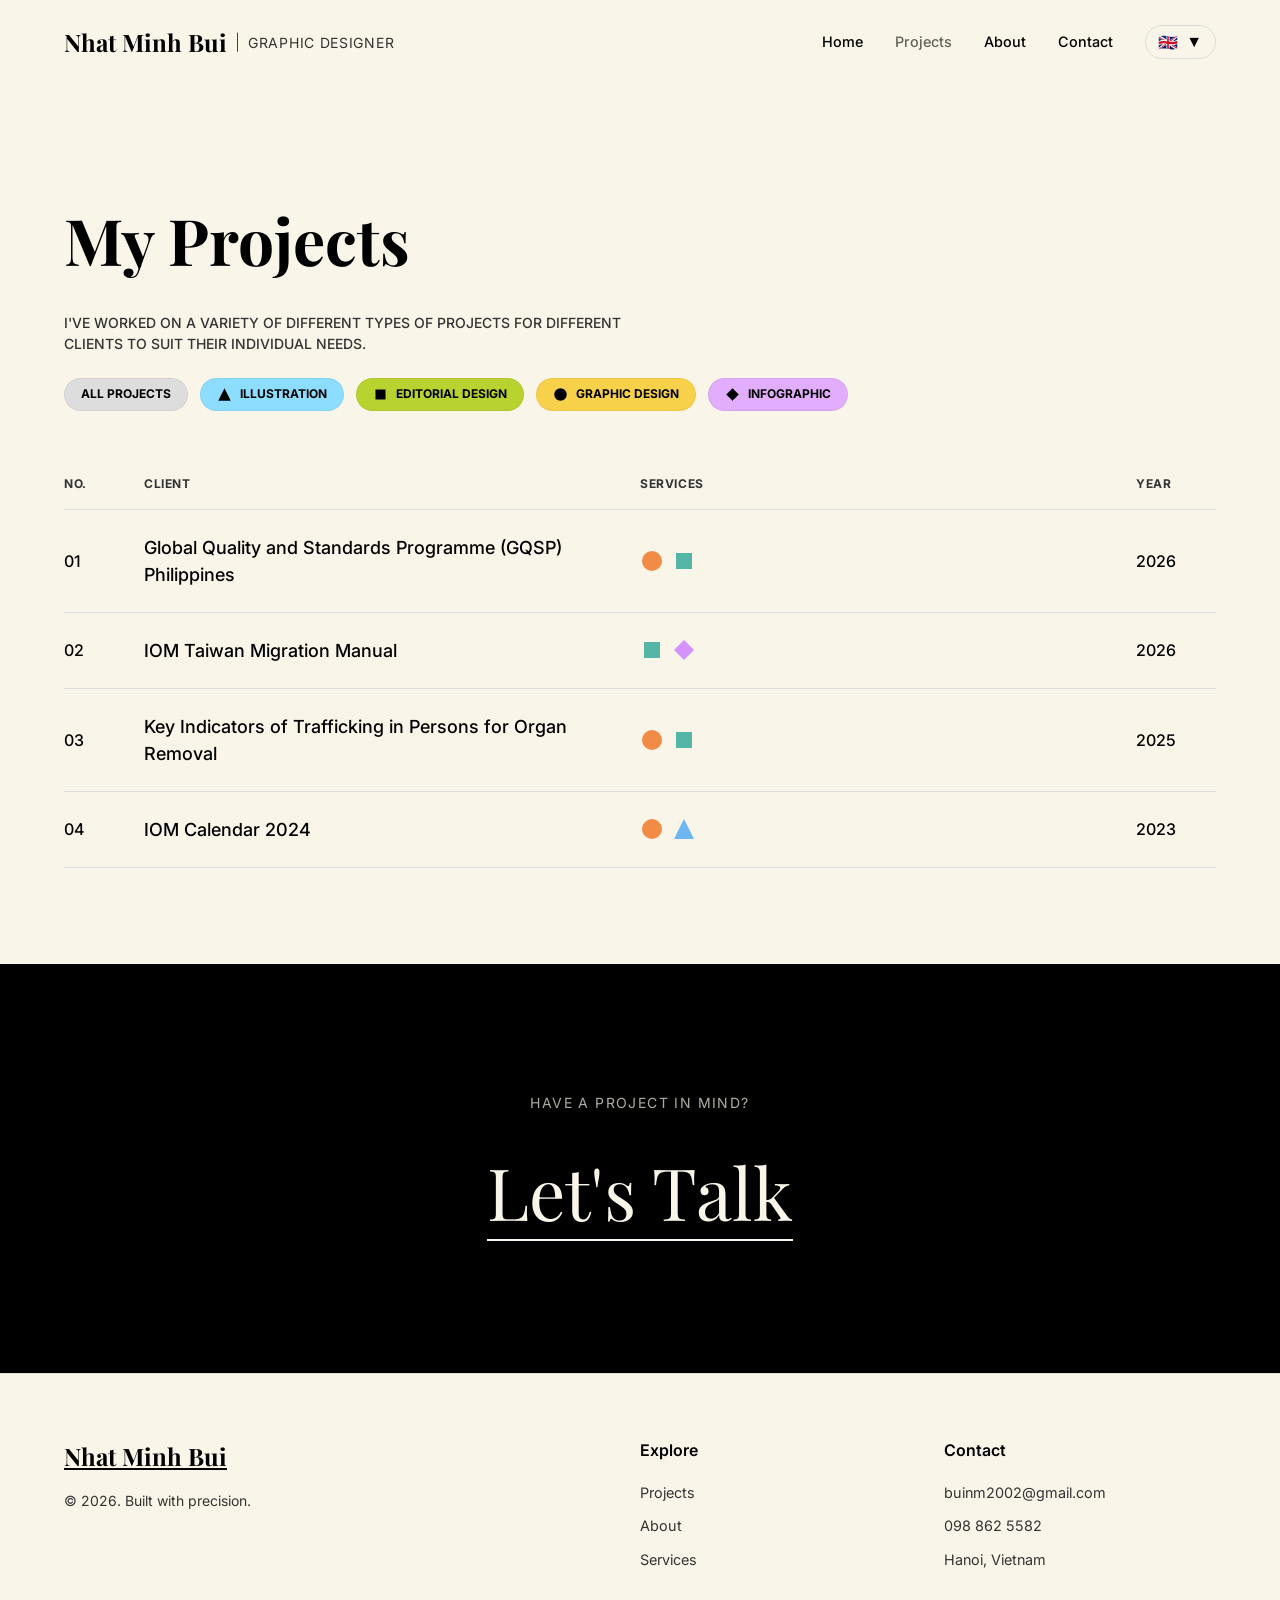
<file: projects.html>
<!DOCTYPE html>
<html lang="en">

<head>
    <meta charset="UTF-8">
    <meta name="viewport" content="width=device-width, initial-scale=1.0">
    <title>Projects | Nhat Minh Bui</title>
    <link rel="preconnect" href="https://fonts.googleapis.com">
    <link rel="preconnect" href="https://fonts.gstatic.com" crossorigin>
    <link
        href="https://fonts.googleapis.com/css2?family=Inter:wght@400;500;600&family=Playfair+Display:ital,wght@0,400;0,500;0,600;0,700;0,800;1,400&display=swap"
        rel="stylesheet">
    <link rel="stylesheet" href="styles.css">
</head>

<body>
    <!-- Navbar -->
    <nav class="navbar">
        <div class="nav-container">
            <a href="index.html" class="logo">
                <span class="logo-name">Nhat Minh Bui</span>
                <span class="logo-divider">|</span>
                <span class="logo-role">Graphic Designer</span>
            </a>
            <div class="nav-links">
                <a href="index.html" data-i18n="nav_home">Home</a>
                <a href="projects.html" data-i18n="nav_projects" style="opacity: 0.6;">Projects</a>
                <a href="about.html" data-i18n="nav_about">About</a>
                <a href="contact.html" data-i18n="nav_contact">Contact</a>
                <div class="lang-dropdown-wrapper">
                    <button class="lang-dropdown-btn">
                        <span class="current-flag">🇬🇧</span> <span class="chevron">▼</span>
                    </button>
                    <div class="lang-dropdown-menu">
                        <a href="#" class="lang-option active" data-lang="en">
                            <span class="flag">🇬🇧</span> <span class="lang-name">ENGLISH</span> <span
                                class="check">✔</span>
                        </a>
                        <a href="#" class="lang-option" data-lang="vi">
                            <span class="flag">🇻🇳</span> <span class="lang-name">TIẾNG VIỆT</span> <span
                                class="check">✔</span>
                        </a>
                    </div>
                </div>
            </div>
            <button class="menu-toggle" aria-label="Toggle menu">Menu</button>
        </div>
    </nav>

    <!-- Mobile Menu -->
    <div class="mobile-menu">
        <button class="close-menu">Close</button>
        <a href="index.html" class="mobile-link" data-i18n="nav_home">Home</a>
        <a href="projects.html" class="mobile-link" data-i18n="nav_projects">Projects</a>
        <a href="about.html" class="mobile-link" data-i18n="nav_about">About</a>
        <a href="contact.html" class="mobile-link" data-i18n="nav_contact">Contact</a>
        <div class="lang-dropdown-wrapper" style="margin: 1rem 0;">
            <button class="lang-dropdown-btn">
                <span class="current-flag">🇬🇧</span> <span class="chevron">▼</span>
            </button>
            <div class="lang-dropdown-menu">
                <a href="#" class="lang-option active" data-lang="en">
                    <span class="flag">🇬🇧</span> <span class="lang-name">ENGLISH</span> <span class="check">✔</span>
                </a>
                <a href="#" class="lang-option" data-lang="vi">
                    <span class="flag">🇻🇳</span> <span class="lang-name">TIẾNG VIỆT</span> <span
                        class="check">✔</span>
                </a>
            </div>
        </div>
    </div>

    <div class="page-wrapper">
        <div class="section page-hero">
            <div class="container">
                <div class="text-box">
                    <h1 class="heading l-h1" data-i18n="projects_page_title" style="font-size: 4rem;">My Projects</h1>
                    <p class="body-text"
                        style="text-transform: uppercase; max-width: 600px; margin-top: 1.5rem; font-weight: 500; font-size: 0.875rem;"
                        data-i18n="projects_page_subtitle">I've worked on a variety of different types of projects for
                        different clients to suit their individual needs.</p>
                    <div class="tags-filter">
                        <a href="#all" class="project-tag-link" style="background-color: var(--border-color);">All
                            Projects</a>
                        <a style="background-color: hsla(197.73, 100%, 77.45%, 1.00);" href="#illustration"
                            class="project-tag-link">
                            <img src="data:image/svg+xml;utf8,<svg xmlns='http://www.w3.org/2000/svg' viewBox='0 0 24 24'><polygon points='12,2 22,22 2,22' fill='%23000'/></svg>"
                                loading="lazy" width="15" alt="" class="tag-icon" />
                            <div data-i18n="tag_illustration">Illustration</div>
                        </a>
                        <a style="background-color: hsla(69.57, 64.43%, 50.39%, 1.00);" href="#editorial-design"
                            class="project-tag-link">
                            <img src="data:image/svg+xml;utf8,<svg xmlns='http://www.w3.org/2000/svg' viewBox='0 0 24 24'><rect x='4' y='4' width='16' height='16' fill='%23000'/></svg>"
                                loading="lazy" width="15" alt="" class="tag-icon" />
                            <div data-i18n="tag_editorial">Editorial Design</div>
                        </a>
                        <a style="background-color: hsla(46.47, 92.51%, 63.33%, 1.00);" href="#graphic-design"
                            class="project-tag-link">
                            <img src="data:image/svg+xml;utf8,<svg xmlns='http://www.w3.org/2000/svg' viewBox='0 0 24 24'><circle cx='12' cy='12' r='10' fill='%23000'/></svg>"
                                loading="lazy" width="15" alt="" class="tag-icon" />
                            <div data-i18n="tag_graphic_design">Graphic Design</div>
                        </a>
                        <a style="background-color: hsla(280.47, 92.51%, 83.33%, 1.00);" href="#infographic"
                            class="project-tag-link">
                            <img src="data:image/svg+xml;utf8,<svg xmlns='http://www.w3.org/2000/svg' viewBox='0 0 24 24'><path d='M12 2 L22 12 L12 22 L2 12 Z' fill='%23000'/></svg>"
                                loading="lazy" width="15" alt="" class="tag-icon" />
                            <div data-i18n="tag_infographic">Infographic</div>
                        </a>
                    </div>
                </div>

                <div class="projects-table">
                    <div class="projects-table-header">
                        <div data-i18n="lbl_no">NO.</div>
                        <div data-i18n="lbl_client">CLIENT</div>
                        <div data-i18n="lbl_services">SERVICES</div>
                        <div data-i18n="lbl_year">YEAR</div>
                    </div>

                    <!-- GQSP Philippines -->
                    <a href="project-gqsp.html"
                        class="project-list-row project-item graphic-design editorial-design reveal">
                        <div class="col-no">01</div>
                        <div class="col-client" data-i18n="proj_gqsp_title">GQSP Philippines</div>
                        <div class="col-services">
                            <img src="data:image/svg+xml;utf8,<svg xmlns='http://www.w3.org/2000/svg' viewBox='0 0 24 24'><circle cx='12' cy='12' r='10' fill='%23f28b46'/></svg>"
                                alt="Graphic Design">
                            <img src="data:image/svg+xml;utf8,<svg xmlns='http://www.w3.org/2000/svg' viewBox='0 0 24 24'><rect x='4' y='4' width='16' height='16' fill='%2355b6a7'/></svg>"
                                alt="Editorial Design">
                        </div>
                        <div class="col-year">2026</div>
                    </a>

                    <!-- IOM Migration Manual -->
                    <a href="project-iom-sotay.html"
                        class="project-list-row project-item editorial-design infographic reveal">
                        <div class="col-no">02</div>
                        <div class="col-client" data-i18n="proj_iom_man_title">IOM Migration Manual</div>
                        <div class="col-services">
                            <img src="data:image/svg+xml;utf8,<svg xmlns='http://www.w3.org/2000/svg' viewBox='0 0 24 24'><rect x='4' y='4' width='16' height='16' fill='%2355b6a7'/></svg>"
                                alt="Editorial Design">
                            <img src="data:image/svg+xml;utf8,<svg xmlns='http://www.w3.org/2000/svg' viewBox='0 0 24 24'><path d='M12 2 L22 12 L12 22 L2 12 Z' fill='%23d492ff'/></svg>"
                                alt="Infographic">
                        </div>
                        <div class="col-year">2026</div>
                    </a>

                    <!-- UNODC Trafficking Indicators -->
                    <a href="project-unodc.html"
                        class="project-list-row project-item graphic-design editorial-design reveal">
                        <div class="col-no">03</div>
                        <div class="col-client" data-i18n="proj_unodc_title">Key Indicators of Trafficking in Persons
                            for Organ Removal</div>
                        <div class="col-services">
                            <img src="data:image/svg+xml;utf8,<svg xmlns='http://www.w3.org/2000/svg' viewBox='0 0 24 24'><circle cx='12' cy='12' r='10' fill='%23f28b46'/></svg>"
                                alt="Graphic Design">
                            <img src="data:image/svg+xml;utf8,<svg xmlns='http://www.w3.org/2000/svg' viewBox='0 0 24 24'><rect x='4' y='4' width='16' height='16' fill='%2355b6a7'/></svg>"
                                alt="Editorial Design">
                        </div>
                        <div class="col-year">2025</div>
                    </a>

                    <!-- IOM Calendar -->
                    <a href="project-iom-calendar.html"
                        class="project-list-row project-item graphic-design illustration reveal">
                        <div class="col-no">04</div>
                        <div class="col-client" data-i18n="proj_iom_cal_title">IOM Calendar 2024</div>
                        <div class="col-services">
                            <img src="data:image/svg+xml;utf8,<svg xmlns='http://www.w3.org/2000/svg' viewBox='0 0 24 24'><circle cx='12' cy='12' r='10' fill='%23f28b46'/></svg>"
                                alt="Graphic Design">
                            <img src="data:image/svg+xml;utf8,<svg xmlns='http://www.w3.org/2000/svg' viewBox='0 0 24 24'><polygon points='12,2 22,22 2,22' fill='%236db6f2'/></svg>"
                                alt="Illustration">
                        </div>
                        <div class="col-year">2023</div>
                    </a>
                </div>
            </div>
        </div>
    </div>

    <!-- Contact CTA Section -->
    <section class="contact-cta-section">
        <div class="container">
            <div class="cta-content reveal">
                <div class="cta-tag" data-i18n="cta_tag">HAVE A PROJECT IN MIND?</div>
                <a href="contact.html" class="cta-link" data-i18n="cta_link">Let's Talk</a>
            </div>
        </div>
    </section>

    <!-- Footer -->
    <footer class="footer">
        <div class="container">
            <div class="footer-grid">
                <div class="footer-brand">
                    <a href="index.html" class="logo-name">Nhat Minh Bui</a>
                    <p class="body-text small-text" data-i18n="footer_brand">© 2026. Built with precision.</p>
                </div>
                <div class="footer-links-group">
                    <div class="footer-title" data-i18n="footer_explore">Explore</div>
                    <a href="projects.html" class="footer-link" data-i18n="nav_projects">Projects</a>
                    <a href="about.html" class="footer-link" data-i18n="nav_about">About</a>
                    <a href="index.html#services" class="footer-link" data-i18n="nav_services">Services</a>
                </div>
                <div class="footer-links-group">
                    <div class="footer-title" data-i18n="footer_contact">Contact</div>
                    <a href="mailto:buinm2002@gmail.com" class="footer-link">buinm2002@gmail.com</a>
                    <a href="tel:0988625582" class="footer-link">098 862 5582</a>
                    <p class="footer-link-text">Hanoi, Vietnam</p>
                </div>
            </div>
        </div>
    </footer>

    <script src="script.js"></script>
    <script src="i18n.js"></script>
</body>

</html>
</file>
<file: styles.css>
:root {
    --bg-color: #f9f5e9;
    --text-primary: #000000;
    --text-secondary: #333333;
    --border-color: #dddddd;
    --accent-color: #000000;

    --font-sans: 'Inter', sans-serif;
    --font-serif: 'Playfair Display', serif;
}

* {
    margin: 0;
    padding: 0;
    box-sizing: border-box;
}

html {
    scroll-behavior: smooth;
    scroll-padding-top: 100px;
    font-size: 16px;
}

html, body {
    overflow-x: hidden;
}

body {
    background-color: var(--bg-color);
    color: var(--text-primary);
    font-family: var(--font-sans);
    line-height: 1.5;
    -webkit-font-smoothing: antialiased;
}

/* Typography */
h1,
h3,
h4,
.logo-name {
    font-family: var(--font-serif);
    font-weight: 700;
    color: var(--text-primary);
}

h2 {
    font-family: var(--font-sans);
}

.hero-title {
    font-size: clamp(3rem, 8vw, 6rem);
    line-height: 1.1;
    letter-spacing: -0.02em;
    margin-bottom: 1.5rem;
}

.hero-subtitle {
    font-size: clamp(1.2rem, 2vw, 1.5rem);
    color: var(--text-secondary);
    max-width: 800px;
}

.section-heading {
    font-size: clamp(2rem, 4vw, 3.5rem);
    line-height: 1.2;
    margin-bottom: 2rem;
}

/* About Hero */
.about-hero-title-wrapper {
    position: relative;
    display: inline-block;
    margin-bottom: 2rem;
}

.about-hero-title-wrapper h1 {
    font-family: var(--font-serif);
    font-size: clamp(4rem, 8vw, 8rem);
    line-height: 1;
    margin: 0;
    font-weight: 400;
    letter-spacing: -0.02em;
}

.about-signature {
    position: absolute;
    right: -60px;
    bottom: -20px;
    width: 250px;
    opacity: 0.8;
    pointer-events: none;
}

.about-caps-text {
    font-family: var(--font-sans);
    text-transform: uppercase;
    font-size: clamp(1rem, 1.5vw, 1.2rem);
    line-height: 1.8;
    letter-spacing: 0.05em;
    max-width: 900px;
    margin: 0 auto;
    font-weight: 500;
}

.pill-badge {
    display: inline-flex;
    align-items: center;
    justify-content: center;
    border: 1px solid var(--text-primary);
    border-radius: 50px;
    padding: 0 1rem;
    height: 1.8em;
    vertical-align: middle;
    margin: 0 0.2rem;
}

.icon-inline {
    display: inline-block;
    vertical-align: middle;
    width: 1.2em;
    height: 1.2em;
    margin: 0 0.2rem;
}

.body-text {
    font-size: 1.5rem;
    color: var(--text-secondary);
    margin-bottom: 1.5rem;
}

.outline-text {
    color: transparent;
    -webkit-text-stroke: 1px var(--text-primary);
    font-style: italic;
}

.text-overline {
    font-family: var(--font-sans);
    font-size: 0.875rem;
    text-transform: uppercase;
    letter-spacing: 0.05em;
    color: var(--text-secondary);
    margin-bottom: 0.5rem;
}

/* Layout */
.container {
    max-width: 1400px;
    margin: 0 auto;
    padding: 0 5%;
}

.line-divider {
    width: 100%;
    height: 1px;
    background-color: var(--border-color);
    margin: 4rem 0;
}

/* Navbar */
.navbar {
    position: fixed;
    top: 0;
    width: 100%;
    background-color: rgba(249, 245, 233, 0.7);
    backdrop-filter: blur(8px);
    /* border-bottom: 1px solid var(--border-color); */
    z-index: 100;
}

.nav-container {
    max-width: 1400px;
    margin: 0 auto;
    padding: 1.5rem 5%;
    display: flex;
    justify-content: space-between;
    align-items: center;
}

.logo {
    text-decoration: none;
    display: flex;
    align-items: center;
    gap: 0.5rem;
}

.logo-name {
    font-size: 1.5rem;
}

.logo-divider {
    color: var(--text-secondary);
    font-weight: 300;
}

.logo-role {
    font-family: var(--font-sans);
    font-size: 0.875rem;
    color: var(--text-secondary);
    text-transform: uppercase;
    letter-spacing: 0.05em;
}

.lang-dropdown-wrapper {
    position: relative;
    display: inline-block;
}

.lang-dropdown-btn {
    background: transparent;
    border: 1px solid var(--border-color);
    padding: 0.4rem 0.8rem;
    border-radius: 20px;
    cursor: pointer;
    display: flex;
    align-items: center;
    gap: 0.5rem;
    font-size: 1rem;
    color: var(--text-primary);
    transition: all 0.2s ease;
}

.lang-dropdown-btn:hover {
    background-color: rgba(0, 0, 0, 0.05);
}

.lang-dropdown-menu {
    position: absolute;
    top: calc(100% + 0.5rem);
    right: 0;
    background-color: var(--bg-color);
    border: 1px solid var(--border-color);
    border-radius: 8px;
    box-shadow: 0 4px 12px rgba(0, 0, 0, 0.1);
    min-width: 160px;
    display: none;
    flex-direction: column;
    z-index: 200;
    overflow: hidden;
}

.lang-dropdown-menu.show {
    display: flex;
}

.lang-option {
    display: flex;
    align-items: center;
    padding: 0.75rem 1rem;
    text-decoration: none;
    color: var(--text-primary);
    font-size: 0.875rem;
    font-weight: 600;
    font-family: var(--font-sans);
    transition: background-color 0.2s ease;
}

.lang-option:hover {
    background-color: rgba(0, 0, 0, 0.03);
}

.lang-option .flag {
    margin-right: 0.75rem;
    font-size: 1.1rem;
}

.lang-option .lang-name {
    flex-grow: 1;
    padding-right: 0.5rem;
}

.lang-option .check {
    color: #4CAF50;
    /* Green check */
    font-weight: bold;
    opacity: 0;
}

.lang-option.active .check {
    opacity: 1;
}

.nav-links {
    display: flex;
    gap: 2rem;
    align-items: center;
}

.nav-links a {
    text-decoration: none;
    color: var(--text-primary);
    font-size: 0.9rem;
    font-weight: 500;
    transition: opacity 0.3s ease;
}

.nav-links a:hover {
    opacity: 0.6;
}

/* Language Switcher */
.lang-switcher {
    display: flex;
    align-items: center;
    gap: 0.25rem;
    border-left: 1px solid var(--border-color);
    padding-left: 2rem;
}

.lang-toggle {
    font-size: 0.8rem !important;
    color: var(--text-secondary) !important;
}

.lang-toggle.active {
    color: var(--text-primary) !important;
    font-weight: 700 !important;
}

.lang-div {
    font-size: 0.8rem;
    color: var(--border-color);
}

.menu-toggle {
    display: none;
    background: none;
    border: none;
    font-family: var(--font-sans);
    font-size: 0.9rem;
    font-weight: 500;
    cursor: pointer;
}

/* Mobile Menu */
.mobile-menu {
    position: fixed;
    top: 0;
    left: 0;
    width: 100%;
    height: 100vh;
    background-color: var(--bg-color);
    z-index: 200;
    display: flex;
    flex-direction: column;
    justify-content: center;
    align-items: center;
    gap: 2rem;
    transform: translateY(-100%);
    transition: transform 0.4s cubic-bezier(0.77, 0, 0.175, 1);
}

.mobile-menu.active {
    transform: translateY(0);
}

.close-menu {
    position: absolute;
    top: 2rem;
    right: 5%;
    background: none;
    border: none;
    font-size: 1rem;
    font-weight: 500;
    cursor: pointer;
}

.mobile-link {
    font-family: var(--font-serif);
    font-size: 2.5rem;
    text-decoration: none;
    color: var(--text-primary);
}

.mobile-lang {
    font-family: var(--font-sans);
    font-size: 1rem;
    margin-top: 2rem;
}

.mobile-menu .lang-dropdown-menu {
    top: auto;
    bottom: calc(100% + 0.5rem);
}

/* Hero Section */
.hero-section {
    padding-top: 15rem;
    padding-bottom: 5rem;
}

.page-hero {
    padding-top: 12rem;
    padding-bottom: 2rem;
}

.tm-symbol {
    font-size: 0.4em;
    vertical-align: super;
}

/* Projects Grid */
.projects-grid {
    display: grid;
    grid-template-columns: 1fr;
    gap: 2rem;
    margin-top: 2rem;
    transition: all 0.4s ease;
}

@media (min-width: 768px) {
    .projects-grid {
        grid-template-columns: repeat(2, 1fr);
    }
}

.projects-grid:hover .project-card:not(:hover) {
    filter: blur(6px);
    opacity: 0.4;
}

.project-card {
    position: relative;
    border-radius: 12px;
    overflow: hidden;
    aspect-ratio: 4/3;
    display: block;
    transition: filter 0.4s ease, opacity 0.4s ease, transform 0.4s ease;
}

.project-link-div {
    display: block;
    width: 100%;
    height: 100%;
    text-decoration: none;
}

.cover-image {
    width: 100%;
    height: 100%;
    object-fit: cover;
    transition: transform 0.6s cubic-bezier(0.25, 1, 0.5, 1);
}

.project-thumbnail-gradient {
    position: absolute;
    bottom: 0;
    left: 0;
    width: 100%;
    height: 60%;
    background: linear-gradient(to top, rgba(0, 0, 0, 0.6) 0%, transparent 100%);
    pointer-events: none;
    z-index: 1;
}

.project-card:hover .cover-image {
    transform: scale(1.05);
}

.project-thumbnail-title {
    position: absolute;
    bottom: 1.5rem;
    left: 1.5rem;
    z-index: 2;
}

.project-thumbnail-title h2 {
    color: #ffffff;
    font-size: 1.5rem;
    font-family: var(--font-sans);
    font-weight: 600;
}

/* Tags */
.thumbnail-project-tag-link {
    position: absolute;
    top: 1.5rem;
    left: 1.5rem;
    z-index: 2;
    display: flex;
    align-items: center;
    gap: 0.5rem;
    padding: 0.4rem 0.8rem;
    border-radius: 20px;
    background-color: var(--tag-color, #3898ec);
    color: #000000;
    box-shadow: 0 4px 12px rgba(0, 0, 0, 0.15);
    font-size: 0.75rem;
    font-weight: 700;
    text-transform: uppercase;
    text-decoration: none;
    transition: transform 0.3s ease;
}

.thumbnail-project-tag-link:hover {
    transform: scale(1.05);
}

.thumbnail-project-tag-link img {
    width: 14px;
    height: 14px;
    filter: brightness(0);
}

.tag-icon {
    width: 15px;
    height: 15px;
}

.tags-filter {
    display: flex;
    flex-wrap: wrap;
    gap: 0.75rem;
    margin-top: 1.5rem;
    margin-bottom: 3rem;
}

.project-tag-link {
    display: flex;
    align-items: center;
    gap: 0.5rem;
    padding: 0.4rem 1rem;
    border-radius: 20px;
    text-decoration: none;
    color: #000;
    font-size: 0.75rem;
    font-weight: 700;
    text-transform: uppercase;
    transition: all 0.3s ease;
    border: 1px solid rgba(0, 0, 0, 0.05);
}

.project-tag-link:hover {
    transform: translateY(-2px);
    box-shadow: 0 4px 10px rgba(0, 0, 0, 0.1);
}

/* Projects Table/List */
.projects-table {
    width: 100%;
    border-collapse: collapse;
    margin-top: 2rem;
    margin-bottom: 4rem;
}

.projects-table-header {
    display: grid;
    grid-template-columns: 80px 1.5fr 1.5fr 80px;
    padding: 1rem 0;
    border-bottom: 1px solid var(--border-color);
    font-size: 0.75rem;
    font-weight: 700;
    color: var(--text-secondary);
    letter-spacing: 0.05em;
    text-transform: uppercase;
}

.project-list-row {
    display: grid;
    grid-template-columns: 80px 1.5fr 1.5fr 80px;
    padding: 1.5rem 0;
    border-bottom: 1px solid var(--border-color);
    align-items: center;
    text-decoration: none;
    color: var(--text-primary);
    transition: background-color 0.3s ease;
}

.project-list-row:hover {
    background-color: rgba(0, 0, 0, 0.02);
}

.col-no {
    font-family: var(--font-sans);
    font-weight: 500;
}

.col-client {
    font-family: var(--font-sans);
    font-weight: 500;
    font-size: 1.125rem;
}

.col-services {
    display: flex;
    gap: 0.5rem;
    align-items: center;
}

.col-services img {
    width: 24px;
    height: 24px;
}

.col-year {
    font-family: var(--font-sans);
    font-weight: 500;
    text-align: left;
}

@media (max-width: 768px) {

    .projects-table-header,
    .project-list-row {
        grid-template-columns: 50px 1fr 1fr 50px;
        gap: 1rem;
    }

    .col-client {
        font-size: 1rem;
    }
}



.view-all-wrapper {
    text-align: center;
    margin-top: 4rem;
}

.view-all-link {
    display: inline-flex;
    align-items: center;
    gap: 0.5rem;
    text-decoration: none;
    font-family: var(--font-sans);
    font-size: 1.125rem;
    font-weight: 500;
    color: var(--text-primary);
    padding: 0.75rem 2rem;
    border-radius: 40px;
    transition: background-color 0.3s ease;
}

.view-all-link:hover {
    background-color: #EFEAD4;
}

/* Split Grids (About, Services, Detail Info) */
.split-grid {
    display: grid;
    grid-template-columns: 1fr 1fr;
    gap: 4rem;
}

._2-1-grid {
    display: grid;
    grid-template-columns: 2fr 1fr;
    gap: 4rem;
}

._1-2-grid {
    display: grid;
    grid-template-columns: 1fr 2fr;
    gap: 4rem;
}

/* Services Grid (Koto specific) */
.services-wrapper {
    display: grid;
    grid-template-columns: 1fr 1fr;
    gap: 2rem;
}

.services-list-grid {
    display: grid;
    grid-template-columns: 1fr;
    gap: 1rem;
    align-self: center;
    justify-self: center;
}

.service-item-koto {
    display: flex;
    align-items: center;
    gap: 1.5rem;
    font-size: 1.5rem;
}

.service-icon-svg {
    width: 24px;
    height: 24px;
}

/* FAQ Accordion */
.faq-wrapper {
    display: grid;
    grid-template-columns: 1fr 1.5fr;
    gap: 4rem;
    padding-block: 4rem;
}

.split-right {
    display: flex;
    flex-direction: column;
}

/* Minimalist Contact Form */
.minimal-contact-form {
    width: 100%;
}

.minimal-form-group {
    position: relative;
    width: 100%;
}

.minimal-form-group input,
.minimal-form-group textarea {
    width: 100%;
    background: transparent;
    border: none;
    border-bottom: 1px solid rgba(0, 0, 0, 0.3);
    padding: 0.5rem 0;
    font-family: var(--font-sans);
    font-size: 1.1rem;
    color: var(--text-primary);
    outline: none;
    border-radius: 0;
    resize: none;
    transition: border-bottom-color 0.3s ease;
}

.minimal-form-group input::placeholder,
.minimal-form-group textarea::placeholder {
    color: var(--text-secondary);
    opacity: 0.8;
}

.minimal-form-group input:focus,
.minimal-form-group textarea:focus {
    border-bottom-color: var(--text-primary);
}

.pill-submit-btn {
    background-color: var(--text-primary);
    color: var(--bg-color);
    border: none;
    border-radius: 50px;
    padding: 1rem 2rem;
    font-family: var(--font-sans);
    font-size: 1.1rem;
    font-weight: 500;
    cursor: pointer;
    transition: transform 0.3s ease, background 0.3s ease;
    display: inline-block;
}

.pill-submit-btn:hover {
    transform: scale(1.05);
    background-color: #000;
}

/* --- Project Pages --- */

.faq-list {
    display: flex;
    flex-direction: column;
}

.faq-item {
    border-bottom: 1px solid var(--border-color);
}

.faq-question {
    display: flex;
    justify-content: space-between;
    align-items: center;
    width: 100%;
    padding: 1.5rem 0;
    background: none;
    border: none;
    font-size: 1.5rem;
    text-align: left;
    cursor: pointer;
    color: var(--text-primary);
}

.faq-icon {
    font-size: 1.5rem;
    font-weight: 300;
    transition: transform 0.3s ease;
}

.faq-item.active .faq-icon {
    transform: rotate(45deg);
}

.faq-answer {
    max-height: 0;
    overflow: hidden;
    transition: max-height 0.4s ease;
}

.faq-answer p {
    padding-bottom: 1.5rem;
    color: var(--text-secondary);
}

/* Contact CTA */
.contact-cta-section .faq-question:hover .faq-icon {
    background: var(--tag-color, var(--text-primary));
    color: var(--bg-color);
}

/* --- CONTACT CTA --- */
.contact-cta-section {
    background-color: var(--text-primary);
    color: var(--bg-color);
    padding: 8rem 0;
    text-align: center;
}

.cta-tag {
    font-size: 0.875rem;
    letter-spacing: 0.1em;
    margin-bottom: 1.5rem;
    opacity: 0.7;
}

.cta-link {
    font-family: var(--font-serif);
    font-size: clamp(2.5rem, 6vw, 4.5rem);
    color: var(--bg-color);
    text-decoration: none;
    border-bottom: 2px solid var(--bg-color);
    transition: opacity 0.3s ease;
}

.cta-link:hover {
    opacity: 0.8;
}

/* Footer */
.footer {
    padding: 4rem 0;
    border-top: 1px solid var(--border-color);
}

.footer-grid {
    display: grid;
    grid-template-columns: 2fr 1fr 1fr;
    gap: 2rem;
}

.small-text {
    font-size: 0.875rem;
    margin-top: 1rem;
}

.footer-links-group {
    display: flex;
    flex-direction: column;
    gap: 0.75rem;
}

.footer-title {
    font-weight: 600;
    margin-bottom: 0.5rem;
}

.footer-link,
.footer-link-text {
    text-decoration: none;
    color: var(--text-secondary);
    font-size: 0.9rem;
    transition: color 0.3s ease;
}

.footer-link:hover {
    color: var(--text-primary);
}

/* Project Detail Stacked Images */
.project-detail-images {
    display: flex;
    flex-direction: column;
    gap: 2rem;
    margin-top: 4rem;
}

.project-detail-images img {
    width: 100%;
    height: auto;
    object-fit: contain;
    background-color: #fff;
    border: 1px solid var(--border-color);
}

/* Animations */
.reveal {
    opacity: 0;
    transform: translateY(30px);
    transition: all 0.8s cubic-bezier(0.5, 0, 0, 1);
}

.reveal.active {
    opacity: 1;
    transform: translateY(0);
}

/* Contact Page Form */
.contact-form {
    display: flex;
    flex-direction: column;
    gap: 1.5rem;
    margin-top: 2rem;
}

.form-group {
    display: flex;
    flex-direction: column;
    gap: 0.5rem;
}

.form-group label {
    font-family: var(--font-sans);
    font-size: 0.875rem;
    font-weight: 500;
}

.form-group input,
.form-group textarea {
    padding: 1rem;
    border: 1px solid var(--border-color);
    background-color: transparent;
    font-family: var(--font-sans);
    font-size: 1rem;
    color: var(--text-primary);
}

.form-group textarea {
    min-height: 150px;
    resize: vertical;
}

.submit-btn {
    background-color: var(--text-primary);
    color: var(--bg-color);
    border: none;
    padding: 1rem 2rem;
    font-family: var(--font-sans);
    font-size: 1rem;
    font-weight: 600;
    cursor: pointer;
    width: max-content;
    transition: opacity 0.3s ease;
}

.submit-btn:hover {
    opacity: 0.8;
}

/* Responsive */
@media (max-width: 992px) {

    .split-grid,
    ._2-1-grid,
    ._1-2-grid,
    .services-wrapper,
    .faq-wrapper {
        grid-template-columns: 1fr;
        gap: 2rem;
    }

    .footer-grid {
        grid-template-columns: 1fr 1fr;
        gap: 2rem;
    }
}

@media (max-width: 768px) {
    .logo-divider,
    .logo-role {
        display: none;
    }
    
    .about-hero-title-wrapper h1 {
        font-size: clamp(2.5rem, 10vw, 4rem);
    }
    
    .pill-badge {
        height: auto;
        padding-block: 0.1em;
        line-height: 1.2;
    }

    .nav-links {
        display: none;
    }

    .menu-toggle {
        display: block;
    }

    .hero-section {
        padding-top: 10rem;
    }
}

/* Scrollbar Customization */
::-webkit-scrollbar {
    width: 8px;
    height: 8px;
}

::-webkit-scrollbar-track {
    background: var(--bg-color);
}

::-webkit-scrollbar-thumb {
    background: rgba(0, 0, 0, 0.2);
    border-radius: 4px;
}

::-webkit-scrollbar-thumb:hover {
    background: rgba(0, 0, 0, 0.4);
}

/* Loading Skeleton */
.skeleton-bg {
    background: linear-gradient(90deg, rgba(0, 0, 0, 0.05) 25%, rgba(0, 0, 0, 0.1) 50%, rgba(0, 0, 0, 0.05) 75%);
    background-size: 200% 100%;
    animation: skeleton-loading 1.5s infinite linear;
    color: transparent !important;
}

.skeleton-bg * {
    visibility: hidden;
}

@keyframes skeleton-loading {
    0% {
        background-position: 200% 0;
    }

    100% {
        background-position: -200% 0;
    }
}
</file>
